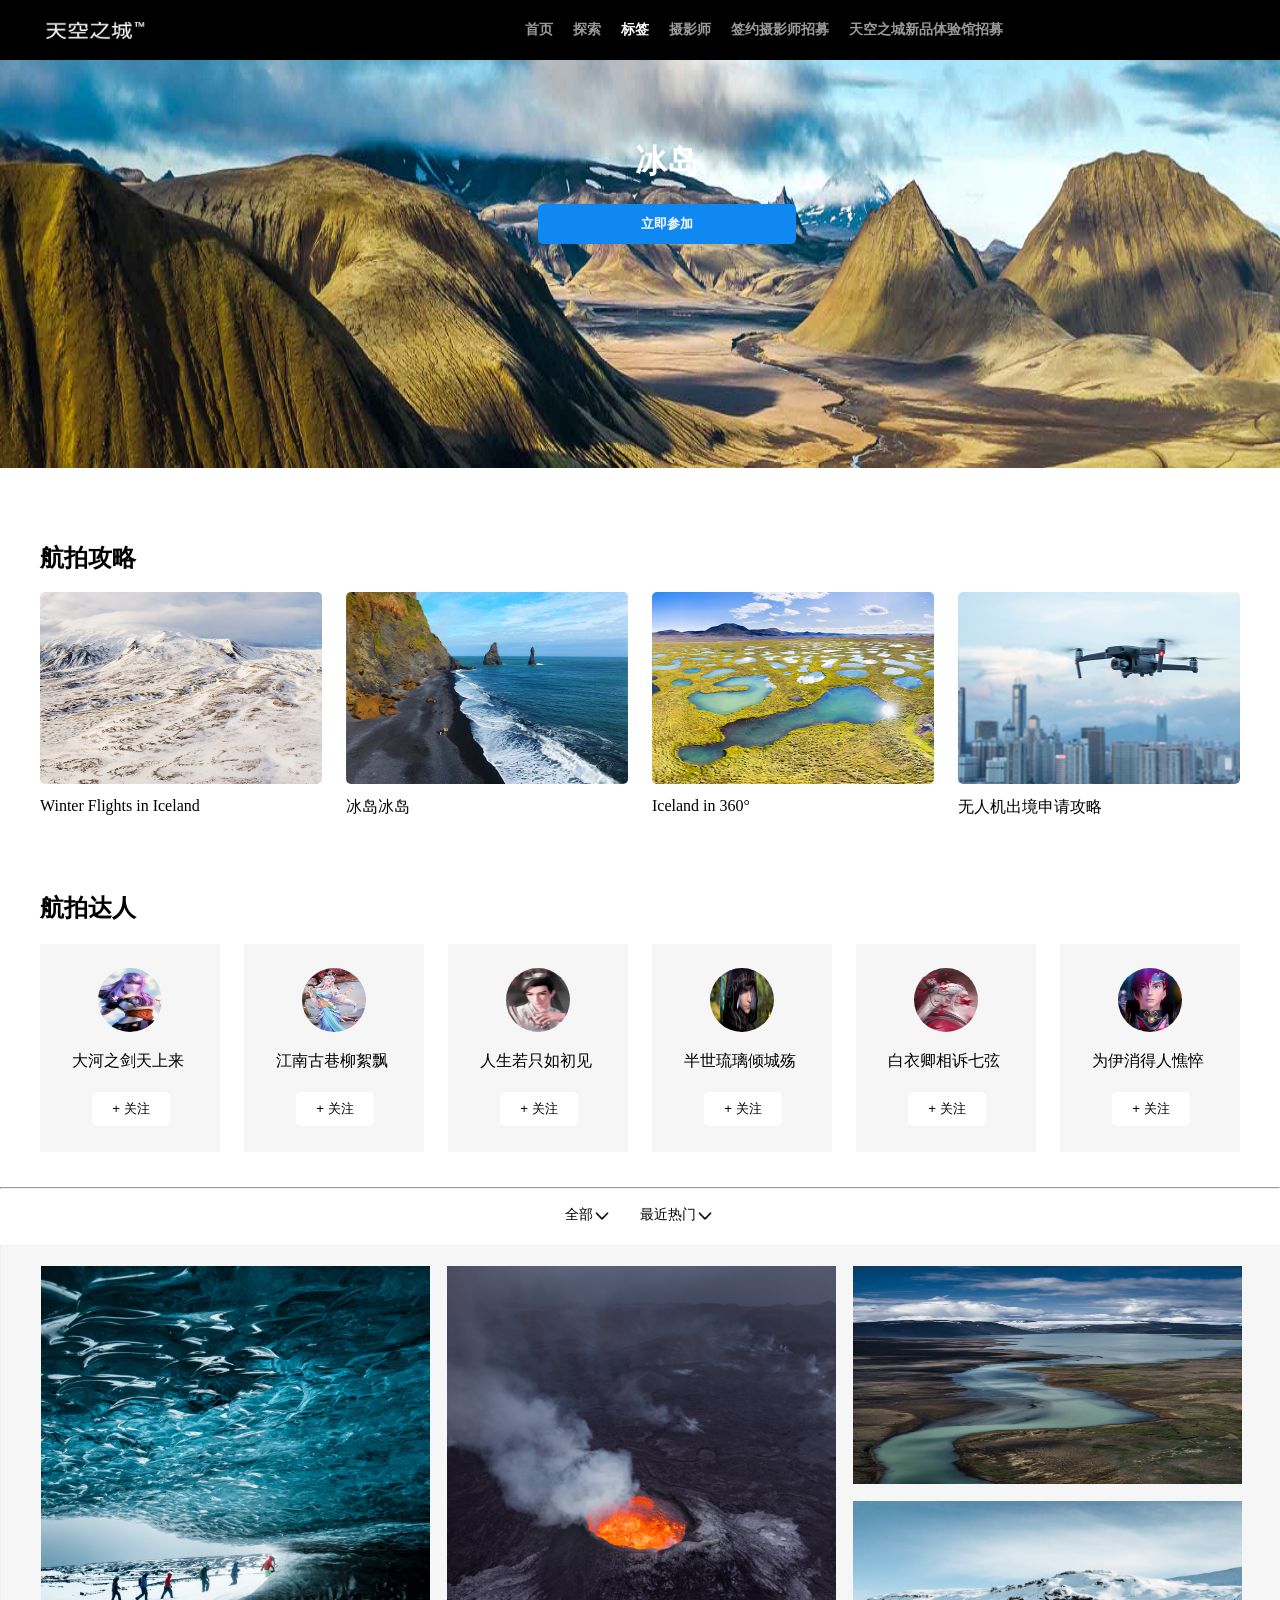
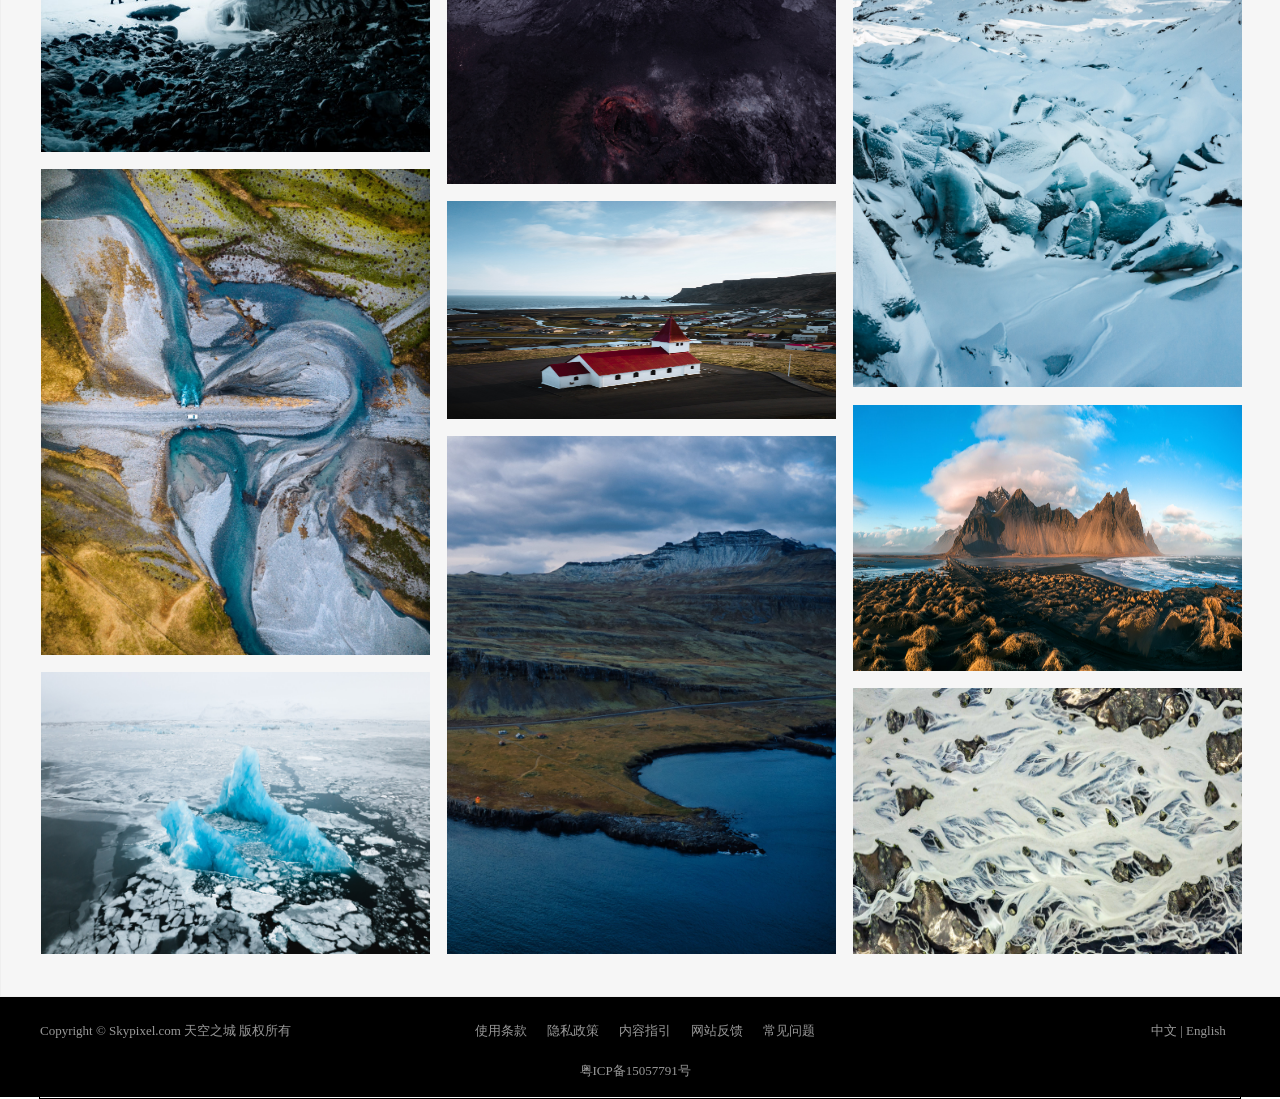
<file: 冰岛-天空之城.html>
<!DOCTYPE html>
<html lang="en">
<head>
    <meta charset="UTF-8">
    <meta http-equiv="X-UA-Compatible" content="IE=edge">
    <meta name="viewport" content="width=`, initial-scale=1.0">
    <title>冰岛-天空之城</title>
    <link rel="stylesheet" href="./冰岛-天空之城.css">
</head>
<body>
    <div id="head">
        <div id="head-y">
            <div id="left">
                <img src="./图片.ing/a.png">
            </div>
            <div id="middle">
                <ul id="ul1">
                    <li><a class="li-a" href="./主页.html" target="_self">首页</a></li>
                    <li><a href="#" class="li-a">探索</a></li>
                    <li><a href="#"  style="color:white">标签</a></li>
                    <li><a href="#" class="li-a">摄影师</a></li>
                    <li><a href="#" class="li-a">签约摄影师招募</a></li>
                    <li><a href="#" class="li-a">天空之城新品体验馆招募</a></li>
                </ul>
            </div>
            <div id="right">
                <div id="right-d"></div>
                <div id="right-a"><img src="./图片.ing/搜索.png" id="right-a-img"></div>
                <div id="right-b"><a href="#" class="li-a">登录</a></div>
                <div id="right-c"><a  class="li-a" href="./注册.html" target="_self">注册</a></div>
            </div>
        </div>
    </div>

    <div id="bingdao">
        <img src="./图片.ing/bingdao.jpg">
        <div>
            <div>冰岛</div>
            <div><button>立即参加</button></div>
        </div>
    </div>
    
    
    <div id="waist">
        <div id="waist-top">航拍攻略</div>
        <div id="waist-middle">
            <ul>
                <li><img src="./图片.ing/f1.jpg"></li>
                <li><img src="./图片.ing/f2.jpg"></li>
                <li><img src="./图片.ing/f3.jpg"></li>
                <li class="last"><img src="./图片.ing/f4.jpg"></li>
            </ul>
        </div>
        <div id="waist-bottom">
            <ul>
                <li>Winter Flights in Iceland</li>
                <li>冰岛冰岛</li>
                <li>Iceland in 360°</li>
                <li class="last">无人机出境申请攻略</li>
            </ul>
        </div>
    </div>


    <div id='daren'>
        <div>航拍达人</div>
        <ul>
            <li>
                <div><img src="./图片.ing/h1.jpg"></div>
                <div>大河之剑天上来</div>
                <div><button>+ 关注</button></div>
            </li>
            <li>
                <div><img src="./图片.ing/h2.jpg"></div>
                <div>江南古巷柳絮飘</div>
                <div><button>+ 关注</button></div>
            </li>
            <li>
                <div><img src="./图片.ing/h3.jpg"></div>
                <div>人生若只如初见 </div>
                <div><button>+ 关注</button></div>
            </li>
            <li>
                <div><img src="./图片.ing/h4.jpg"></div>
                <div>半世琉璃倾城殇</div>
                <div><button>+ 关注</button></div>
            </li>
            <li>
                <div><img src="./图片.ing/h5.jpg"></div>
                <div>白衣卿相诉七弦</div>
                <div><button>+ 关注</button></div>
            </li>
            <li style="margin-right:0">
                <div><img src="./图片.ing/h6.png"></div>
                <div>为伊消得人憔悴</div>
                <div><button>+ 关注</button></div>
            </li>
        </ul>
    </div>


    <hr>
    <div id="pk">
        <div id="Pluf">
            <div>冰岛</div>
            <div id="daoHang"> 
                <div>
                    全部<img src="./图片.ing/向下箭头.png">
                    <div id="long">
                        <div>全部</div>
                        <div>视频</div>
                        <div>图片</div>
                        <div>360全景图</div>
                    </div>
                </div>
                <div>
                    最近热门<img src="./图片.ing/向下箭头.png">
                    <div id="hu">
                        <div>最近热门</div>
                        <div>精选</div>
                        <div>热门</div>
                        <div>最新</div>
                    </div>
                </div>
            </div>
        </div>
    </div>

    <div id="huiSe">
        <div id="jiHe">
            <div class="div-one">
                <div class="div-two"><img src="./图片.ing/x1.jpg"></div>
                <div></div>
            </div>
            <div class="div-one">
                <div class="div-two"><img src="./图片.ing/x2.jpg"></div>
                <div></div>
            </div>
            <div class="div-one">
                <div class="div-two"><img src="./图片.ing/x3.jpeg"></div>
                <div></div>
            </div>
            <div class="div-one">
                <div class="div-two"><img src="./图片.ing/x4.jpg"></div>
                <div></div>
            </div>
            <div class="div-one">
                <div class="div-two"><img src="./图片.ing/x9.jpg"></div>
                <div></div>
            </div>
            <div class="div-one">
                <div class="div-two"><img src="./图片.ing/x6.jpg"></div>
                <div></div>
            </div>
            <div class="div-one">
                <div class="div-two"><img src="./图片.ing/x7.jpeg"></div>
                <div></div>
            </div>
            <div class="div-one">
                <div class="div-two"><img src="./图片.ing/x11.jpg"></div>
                <div></div>
            </div>
            <div class="div-one">
                <div class="div-two"><img src="./图片.ing/x12.jpg"></div>
                <div></div>
            </div>
            <div class="div-one">
                <div class="div-two"><img src="./图片.ing/x13.jpg"></div>
                <div></div>
            </div>
        </div>
    </div> 

    <div id="foot">
        <div id="foot-total">
            <div>Copyright &copy; Skypixel.com 天空之城 版权所有</div>
            <div>
                <ul id="foot-total-ul">
                    <li class="li-a">使用条款</li>
                    <li class="li-a">隐私政策</li>
                    <li class="li-a">内容指引</li>
                    <li class="li-a">网站反馈</li>
                    <li class="li-a">常见问题</li>
                </ul>
            </div>
            <div>中文 | English</div>
            <div>粤ICP备15057791号</div>
        </div>
    </div>  
   


</body>
<script src="./主页.js"></script>
<script src="./注册.js"></script>
<script src="./冰岛-天空之城.js"></script>
</html>
</file>
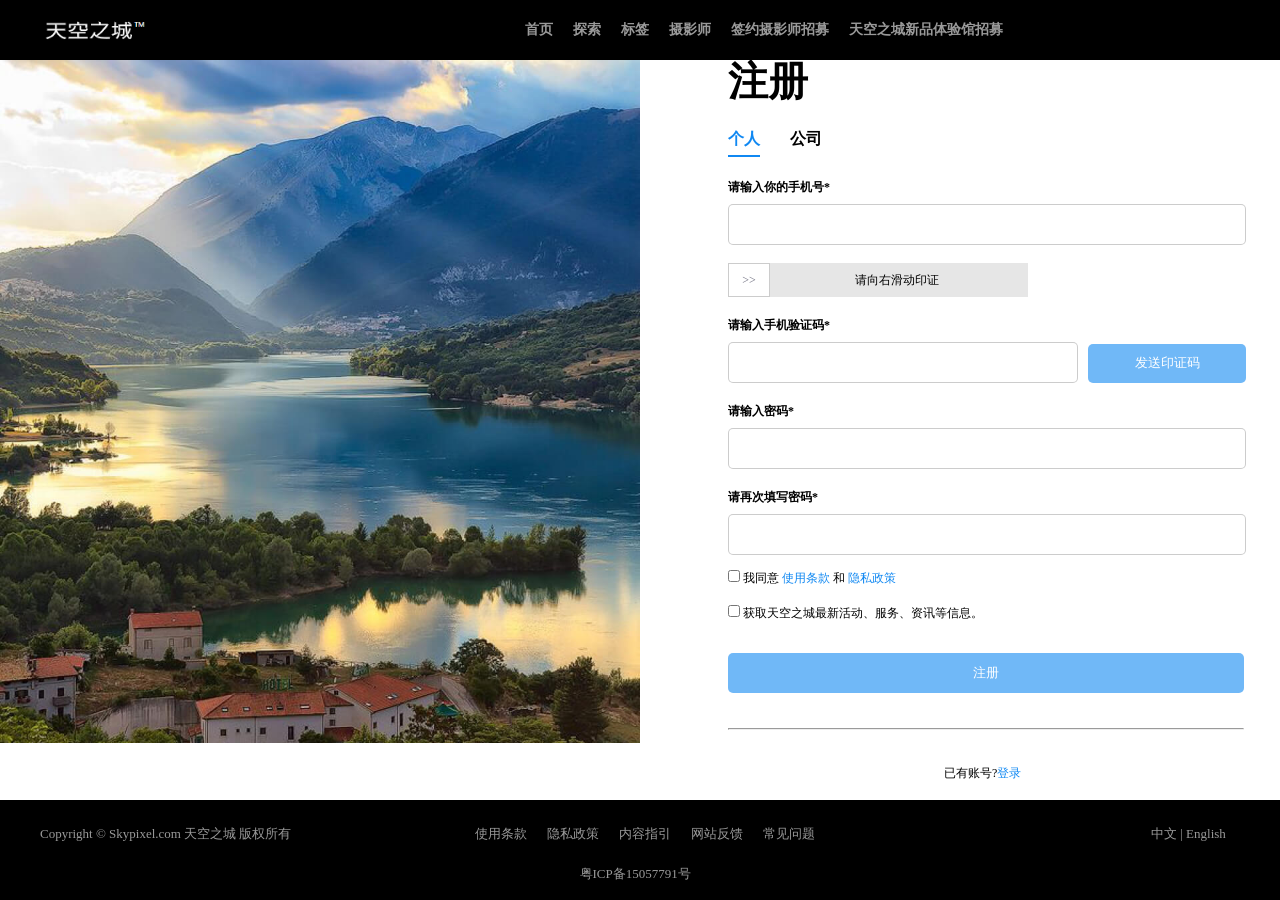
<file: 注册.html>
<!DOCTYPE html>
<html lang="en">
<head>
    <meta charset="UTF-8">
    <meta http-equiv="X-UA-Compatible" content="IE=edge">
    <meta name="viewport" content="width=device-width, initial-scale=1.0">
    <title>注册</title>
    <link rel="stylesheet" href="注册.css">
</head>
<body>
    <div id="head">
        <div id="head-y">
            <div id="left">
                <img src="./图片.ing/a.png">
            </div>
            <div id="middle">
                <ul id="ul1">
                    <li><a href="./主页.html" target="_self" class="li-a">首页</a></li>
                    <li><a href="#" class="li-a">探索</a></li>
                    <li><a href="#" class="li-a">标签</a></li>
                    <li><a href="#" class="li-a">摄影师</a></li>
                    <li><a href="#" class="li-a">签约摄影师招募</a></li>
                    <li><a href="#" class="li-a">天空之城新品体验馆招募</a></li>
                </ul>
            </div>
            <div id="right">
                <div id="right-d"></div>
                <div id="right-a"><img src="./图片.ing/搜索.png" id="right-a-img"></div>
                <div id="right-b"><a href="#" class="li-a">登录</a></div>
                <div id="right-c"><a href="#" style="color: white;">注册</a></div>
            </div>
        </div>
    </div>

    
    <div id="middles"><img src="./图片.ing/d1.jpg"></div>
    <div id="you">
            <div id="rightPlus">
                    <div>注册</div>
                    <div id ='rightPlus-two'>
                        <div>
                            <div>个人</div>
                            <div></div>
                        </div>
                        <div>
                            <div>公司</div>
                            <div></div>
                        </div>
                    </div>
                    <div>请输入你的手机号*</div>
                    <div><input type="text"></div>

                    <div id="wu">
                        <div>&gt;&gt;</div>
                        请向右滑动印证
                    </div>


                    <div>请输入手机验证码*</div>
                    <div id ='rightPlus-seven'>
                        <input type="text">
                        <button>发送印证码</button>
                    </div>
                    <div>请输入密码*</div>
                    <div><input type="password"></div>
                    <div>请再次填写密码*</div>
                    <div><input type="password"></div>
                    <div>
                        <input type="checkbox">
                        <div>
                        我同意
                        <span>使用条款</span>
                        和
                        <span>隐私政策</span>
                        </div>
                    </div>
                    <div>
                        <input type="checkbox">
                        获取天空之城最新活动、服务、资讯等信息。
                    </div>
                    <div><button>注册</button></div>
                    <div><hr></div>
                    <div>已有账号?<span>登录</span></div>
            </div>        
    </div>
    

    <div id="foot">
            <div id="foot-total">
                <div>Copyright &copy; Skypixel.com 天空之城 版权所有</div>
                <div>
                    <ul id="foot-total-ul">
                        <li class="li-a">使用条款</li>
                        <li class="li-a">隐私政策</li>
                        <li class="li-a">内容指引</li>
                        <li class="li-a">网站反馈</li>
                        <li class="li-a">常见问题</li>
                    </ul>
                </div>
                <div>中文 | English</div>
                <div>粤ICP备15057791号</div>
            </div>
    </div> 
</body>






<script src="./主页.js"></script>
<script src="./注册.js"></script>


</html>
</file>
<file: 冰岛-天空之城.css>
* {
    padding: 0;
    margin: 0;
}

/* 设置头部的样式 */
/* 设置头部的背景色和高度 */
#head {
    background-color: black;
    height: 60px;
    width: 100%;
    position: fixed;
    top: 0;
    z-index: 1;
}
#pk.fixed{
    position: fixed;
    top: 60px
}
/* 让头部最左边的小图标剧中 */
#left img {
    height: 37px;
    margin-top: 11.5px;
}

/* 给头部里面在加一个盒子，这样具有不会出现页面放大缩小，结构变化 */
#head-y {
    width: 1519px;
    height: 60px;
    margin: 0 auto;
}

/* 让左边图片浮动 */
#left {
    margin-left: 40px;
    height: 37px;
    width: 110px;
    float: left;
}

/* 中间文字浮动 */
li {
    list-style: none;
    float: left;
    margin-top: 20px;
}

/* 中间盒子的宽高 */
#middle {
    margin-left: 525px;
    height: 60px;
    width: 500px;
}

/* 中间盒子的文字居中 */
#middle li {
    margin-right: 20px;
}

/* 所有a标签的样式 */
#ul1 a,
#right-b a,
#right-c a {
    text-decoration: none;
    color: #999999;
    font-size: 14px;
    font-weight: 600;
}

/* 给右边盒子设置宽高和浮动 */
#right {
    height: 60px;
    width: 300px;
    float: left;
    margin-top: -60px;
    margin-left: 1200px;
}

/* 右边盒子里面的图片 */
#right-a img {
    width: 18px;
    height: 18px;
    cursor: pointer;
}

/* 右边盒子里面的所有小盒子设施浮动 */
#right-a,
#right-b,
#right-c,
#right-d {
    float: left;
}

#right-d {
    height: 0px;
    width: 140px;
    margin-top: 15px;
    border-radius: 20px;
    background-color: rgba(255, 255, 255, .8);
    overflow: hidden;
}

/* 右边盒子图片居中 */
#right-a {
    margin-top: 21px;
    margin-right: 26px;
}

/* 右边盒子文字居中 */
#right-b,
#right-c {
    margin-top: 18px;
    margin-right: 26px;
}

 



 #bingdao{
   position: relative;
   margin-top: 60px;
}  

#bingdao>img{
    width: 100%;
    height: 408px; 
}

#bingdao>div{
    position: absolute;
    width: 260px;
    height: 200px;
    left: 42%;
    top: 60px;
}

#bingdao>div>div:nth-of-type(1){
   font-size: 32px;
   font-weight: 700;
   color: white;
   margin: 20px auto;
   width: 65px;
}
 
#bingdao button{
    width: 258px;
    height: 40px;
    border-radius: 5px;
    background-color: #1088f2;
    border: none;
    color: white;
    font-weight: 600;  
}








/* 航拍攻略块 */
#waist {
    margin: 70px auto;
    width: 1200px;
    height: 280px;
}

#waist-middle img {
    width: 282px;
    height: 192px;
}

#waist-middle {
    width: 1200px;
    height: 225px;
}


#waist-middle li {
    margin-right: 24px;
    width: 282px;
    height: 192px;
    cursor: pointer;
    overflow: hidden;
    border-radius: 5px;
}

#waist-middle .last,
#waist-bottom .last {
    margin-right: 0;
}

#waist-bottom {
    width: 1200px;
    height: 30px;
}

#waist-bottom li {
    margin-top: 0px;
    width: 282px;
    height: 25px;
    margin-right: 24px;
    cursor: pointer;
}

#waist-top {
    width: 110px;
    height: 30px;
    font-size: 24px;
    font-weight: 700;
}

#waist-top a {
    color: #1890ff;
    font-size: 14px;
    text-decoration: none;
}

#waist-top div:nth-of-type(1) {
    font-size: 28px;
    font-weight: bold;
}








#daren{
    margin:30px auto;
    width: 1200px;
    height: 265px;
}
#daren li{
  margin-right: 24px;
  float: left;
  width: 180px;
  height: 208px;
  background-color: rgba(211,211,211,0.2);
}

#daren>div{
    font-size: 24px;
    font-weight: 700;
}

#daren li img{
    width: 64px;
    height: 64px;
    border-radius: 32px;
    margin-top:  24px ;
    margin-left: 58px;
}
#daren li div:nth-of-type(2){
    margin-top: 15px;
  font-size: 16px;
  padding-left: 32px;
}

#daren button{
    width: 78px;
    height: 34px;
    background-color: white;
    border-radius: 5px;
    border: none;
    margin-top: 20px ;
    margin-left: 52px;
    cursor: pointer;
}







#pk{
    background-color: white;
    height: 56px;
    width: 100%;
    z-index: 2;
    position: relative;
}

#Pluf{
    width: 1200px;
    height: 56px;
    margin: 0px auto;
}

#Pluf>div{
    float: left;
}

#Pluf>div:nth-of-type(1){
    display: none;
    margin-top: 17px;
}


#daoHang{
   font-size: 14px;
   width: 150px;
   height: 30px;
   /* margin: 10px auto; */
   margin-left: 525px;
   margin-top: 17px;
   position: relative;
}


#daoHang img{
   width: 18px;
   height: 18px;
   vertical-align: middle;
}

#daoHang>div:nth-of-type(2){
    left: 75px;
    position: absolute;
    cursor: pointer;
}

#daoHang>div:nth-of-type(1){
    position: absolute;
    cursor: pointer;
}

#long{
    width: 100px;
    height: 140px;
    display: none;
    border-radius: 5px;
    margin-left: -40px;
    margin-top: 17px;
    background-color: white;
    border: 1px solid white;
}

#hu{
    width: 100px;
    height: 140px;
    display: none;
    border-radius: 5px;
    margin-top: 17px;
    background-color: white;
    border: 1px solid white;
}


#long>div,#hu>div{
    padding-left: 18px;
    height: 30px;
    line-height: 30px;
    cursor: pointer;
}

#long>div:nth-of-type(1),#hu>div:nth-of-type(1){
    margin-top: 7px;
    font-weight: 600;
    color: black;
}








/* 设置图片阴影 */
#huiSe{
    border: 1px solid rgba(211, 211, 211, .2);
    height: 1350px;
    width: 100%;
    background-color:  rgba(211, 211, 211, .2);
}

#jiHe{
  width: 1200px;
  margin: 20px auto;
  position: relative;
  height: 1288px;
}

#jiHe>div{
   position: absolute;
   cursor: pointer;
}

.div-one{
   position: relative;
}

.div-two{
   position: absolute;
}

#jiHe>div:nth-of-type(1)>div:nth-of-type(2),
#jiHe>div:nth-of-type(4)>div:nth-of-type(2),
#jiHe>div:nth-of-type(5)>div:nth-of-type(2){
    background-color: rgba(0,0,0,0.3);
    display: none;
    position: absolute;
    width: 389px;
    height: 486px;
}

#jiHe>div:nth-of-type(2)>div:nth-of-type(2),
#jiHe>div:nth-of-type(7)>div:nth-of-type(2){
    background-color: rgba(0,0,0,0.3);
    display: none;
    position: absolute;
    width: 389px;
    height: 518px;
}

#jiHe>div:nth-of-type(3)>div:nth-of-type(2),
#jiHe>div:nth-of-type(6)>div:nth-of-type(2){
    background-color: rgba(0,0,0,0.3);
    display: none;
    position: absolute;
    width: 389px;
    height: 218px;
}

#jiHe>div:nth-of-type(8)>div:nth-of-type(2){
    background-color: rgba(0,0,0,0.3);
    display: none;
    position: absolute;
    width: 389px;
    height: 282px;
}

#jiHe>div:nth-of-type(9)>div:nth-of-type(2),
#jiHe>div:nth-of-type(10)>div:nth-of-type(2){
    background-color: rgba(0,0,0,0.3);
    display: none;
    position: absolute;
    width: 389px;
    height: 266px;
}


#jiHe>div:nth-of-type(1) img,
#jiHe>div:nth-of-type(4) img,
#jiHe>div:nth-of-type(5) img
{
    width: 389px;
    height: 486px;
}

#jiHe>div:nth-of-type(2){
    left: 406px;
}

#jiHe>div:nth-of-type(2) img,#jiHe>div:nth-of-type(7) img{
    width: 389px;
    height: 518px;
} 

#jiHe>div:nth-of-type(3){
    left: 812px;
}

#jiHe>div:nth-of-type(3) img,#jiHe>div:nth-of-type(6) img{
    width: 389px;
    height: 218px;
}

#jiHe>div:nth-of-type(4){
    top: 235px;
    left: 812px;
}

#jiHe>div:nth-of-type(5){
    top: 503px;  
}

#jiHe>div:nth-of-type(6){
    top: 535px;  
    left: 406px;
}

#jiHe>div:nth-of-type(7){
    top: 770px;  
    left: 406px;
}

#jiHe>div:nth-of-type(8){
    top: 1006px;  
}

#jiHe>div:nth-of-type(8) img{
    width: 389px;
    height: 282px;
}

#jiHe>div:nth-of-type(9){
    left: 812px; 
    top: 739px;
}

#jiHe>div:nth-of-type(10){
    left: 812px; 
    top: 1022px; 
}

#jiHe>div:nth-of-type(9) img,#jiHe>div:nth-of-type(10) img{
    width: 389px;
    height: 266px;
}







/* 脚部 */
#foot {
    font-size: 13px;
    width: 100%;
    height: 100px;
    background-color: black;
    color: #999999;

}

#foot-total {
    width: 1200px;
    height: 100px;
    border: 1px solid black;
    margin: 0 auto;
}

#foot-total div:nth-of-type(1) {
    width: 330px;
    height: 30px;
    float: left;
    margin-top: 24px;
}

#foot-total div:nth-of-type(2) {
    width: 400px;
    height: 30px;
    float: left;
    margin-left: 105px;
    margin-top: 24px;
}

#foot-total div:nth-of-type(3) {
    width: 83px;
    height: 20px;
    float: left;
    margin-left: 276px;
    margin-top: 24px;

}

#foot-total div:nth-of-type(4) {
    width: 121px;
    height: 30px;
    clear: both;
    margin: 20px auto;
    padding-top: 10px;
}

#foot-total-ul li {
    margin-top: 0px;
    margin-right: 20PX;
    cursor: pointer;
}
</file>
<file: 注册.css>
* {
    padding: 0;
    margin: 0;
}

/* 设置头部的样式 */
/* 设置头部的背景色和高度 */
#head {
    background-color: black;
    height: 60px;
    width: 100%;
    position: fixed;
    top: 0;
    z-index: 1;
}
.fixed{
    position: fixed;
    top: 60px
}
/* 让头部最左边的小图标剧中 */
#left img {
    height: 37px;
    margin-top: 11.5px;
}

/* 给头部里面在加一个盒子，这样具有不会出现页面放大缩小，结构变化 */
#head-y {
    width: 1519px;
    height: 60px;
    margin: 0 auto;
}

/* 让左边图片浮动 */
#left {
    margin-left: 40px;
    height: 37px;
    width: 110px;
    float: left;
}

/* 中间文字浮动 */
li {
    list-style: none;
    float: left;
    margin-top: 20px;
}

/* 中间盒子的宽高 */
#middle {
    margin-left: 525px;
    height: 60px;
    width: 500px;
}

/* 中间盒子的文字居中 */
#middle li {
    margin-right: 20px;
}

/* 所有a标签的样式 */
#ul1 a,
#right-b a,
#right-c a {
    text-decoration: none;
    color: #999999;
    font-size: 14px;
    font-weight: 600;
}

/* 给右边盒子设置宽高和浮动 */
#right {
    height: 60px;
    width: 300px;
    float: left;
    margin-top: -60px;
    margin-left: 1200px;
}

/* 右边盒子里面的图片 */
#right-a img {
    width: 18px;
    height: 18px;
    cursor: pointer;
}

/* 右边盒子里面的所有小盒子设施浮动 */
#right-a,
#right-b,
#right-c,
#right-d {
    float: left;
}

#right-d {
    height: 0px;
    width: 140px;
    margin-top: 15px;
    border-radius: 20px;
    background-color: rgba(255, 255, 255, .8);
    overflow: hidden;
}

/* 右边盒子图片居中 */
#right-a {
    margin-top: 21px;
    margin-right: 26px;
}

/* 右边盒子文字居中 */
#right-b,
#right-c {
    margin-top: 18px;
    margin-right: 26px;
}



/* 尾巴 */
#foot {
    font-size: 13px;
    width: 100%;
    height: 100px;
    background-color: black;
    color: #999999;
    clear: both;
    margin: 0 auto;
    position: fixed;
    bottom: 0;
}

#foot-total {
    width: 1200px;
    height: 100px;
    border: 1px solid black;
    margin: 0 auto;
}

#foot-total div:nth-of-type(1) {
    width: 330px;
    height: 30px;
    float: left;
    margin-top: 24px;
}

#foot-total div:nth-of-type(2) {
    width: 400px;
    height: 30px;
    float: left;
    margin-left: 105px;
    margin-top: 24px;
}

#foot-total div:nth-of-type(3) {
    width: 83px;
    height: 20px;
    float: left;
    margin-left: 276px;
    margin-top: 24px;

}

#foot-total div:nth-of-type(4) {
    width: 121px;
    height: 30px;
    clear: both;
    margin: 20px auto;
    padding-top: 10px;
}
#foot-total-ul li {
    margin-top: 0px;
    margin-right: 20PX;
    cursor: pointer;
}




/* 中间部分 */
#middles{
    height: 720px;
    width: 50%;
    margin: 60px auto;
    float: left;
}

#middles>img{
    width: 100%;
}

/* #middles{
     position: absolute;
     width: 50%; 
    background-size: cover;
    background-position: 50%;
    background-image: url(./图片.ing/d1.jpg);
    background-repeat: no-repeat;
     height: 700px;
} */

#you{
    float: right;
    width: 50%;
    margin-bottom: 100px;
    margin-top: 60px;
    display:table-cell;
    vertical-align:middle;
    height: 720px;
}


#rightPlus>div:nth-of-type(1){
   font-size: 40px;
   font-weight: bold;
   color: black;
   margin-top: -6px;
}

#rightPlus input{
    outline: none;
}

#rightPlus>div{
    margin-left: 88px;
}

#rightPlus-two{
   height: 30px;
   margin-top: 20px;
}

#rightPlus-two>div{
    float: left;
}
#rightPlus-two>div:nth-of-type(1)>div:nth-of-type(1){
    font-size: 16px;
    font-weight: 600;
    color: #1088f2;
}

#rightPlus-two>div:nth-of-type(2)>div:nth-of-type(1){
    font-size: 16px;
    font-weight: 600;
    color: black;
}
#rightPlus-two>div:nth-of-type(1)>div:nth-of-type(2){
     width: 32px;
     height: 2px;
     background-color: #1088f2;
     margin-top: 5px;
}
#rightPlus-two>div:nth-of-type(2)>div:nth-of-type(2){
     width: 32px;
     height: 2px;
     background-color: black;
     margin-top: 5px;
     display: none;
}
#rightPlus-two>div:nth-of-type(1){
    margin-right: 30px;
}

#rightPlus>div:nth-of-type(3),#rightPlus>div:nth-of-type(6),
#rightPlus>div:nth-of-type(8),#rightPlus>div:nth-of-type(10){
    font-size: 12px;
    margin-top: 20px;
    margin-bottom: 8px;
    font-weight: 600;
    
}
#rightPlus>div:nth-of-type(4)>input,
#rightPlus>div:nth-of-type(9)>input,
#rightPlus>div:nth-of-type(11)>input{
    width: 516px;
    height: 39px;
    border-radius: 5px;
    border: 1px solid rgba(128, 128, 128, .4);
}
#wu{
    width: 300px;
    height: 34px;
    margin-top: 18px;
    margin-bottom: 15px;
    background-color: rgba(128, 128, 128, .2);
    font-size: 12px;
}

#wu>div:nth-of-type(1){
    width: 40px;
    height: 32px;
    color: #737383;
    font-size: 12px;
    border: 1px solid #ccc;
    background-color: white;
    line-height: 32px;
    text-align: center;
    display: inline-block;
    margin-right: 82px;
}




#rightPlus-seven>input{
    width: 348px;
    height: 39px;
    border-radius: 5px;
    border: 1px solid rgba(128, 128, 128, .4);
}
#rightPlus-seven>button{
    width: 158px;
    height: 39px;
    background-color: #70b8f7;
    border: none;
    color: white;
    border-radius: 5px;
    margin-left: 6px;
}   
#rightPlus>div:nth-of-type(12),#rightPlus>div:nth-of-type(13){
    margin-top: 15px;
    font-size: 12px;
     height: 20px;  
}

#rightPlus>div:nth-of-type(12)>input,
#rightPlus>div:nth-of-type(13)>input{
      width: 12px;
      height: 12px;
}

#rightPlus>div:nth-of-type(12)>div{
   display: inline-block;
}

#rightPlus span{
    color:#1088f2 ;
}

#rightPlus>div:nth-of-type(14)>button{
    width: 516px;
    height: 40px;
    margin-top: 28px;
    border-radius: 5px;
    color: white;
    border: none;
    background-color: #70b8f7;
}

#rightPlus>div:nth-of-type(15){
   width: 516px;
   margin-top: 35px;
   margin-bottom: 35px;
}

#rightPlus>div:nth-of-type(16){
  margin-left: 304px;
  font-size: 12px;
}
</file>
